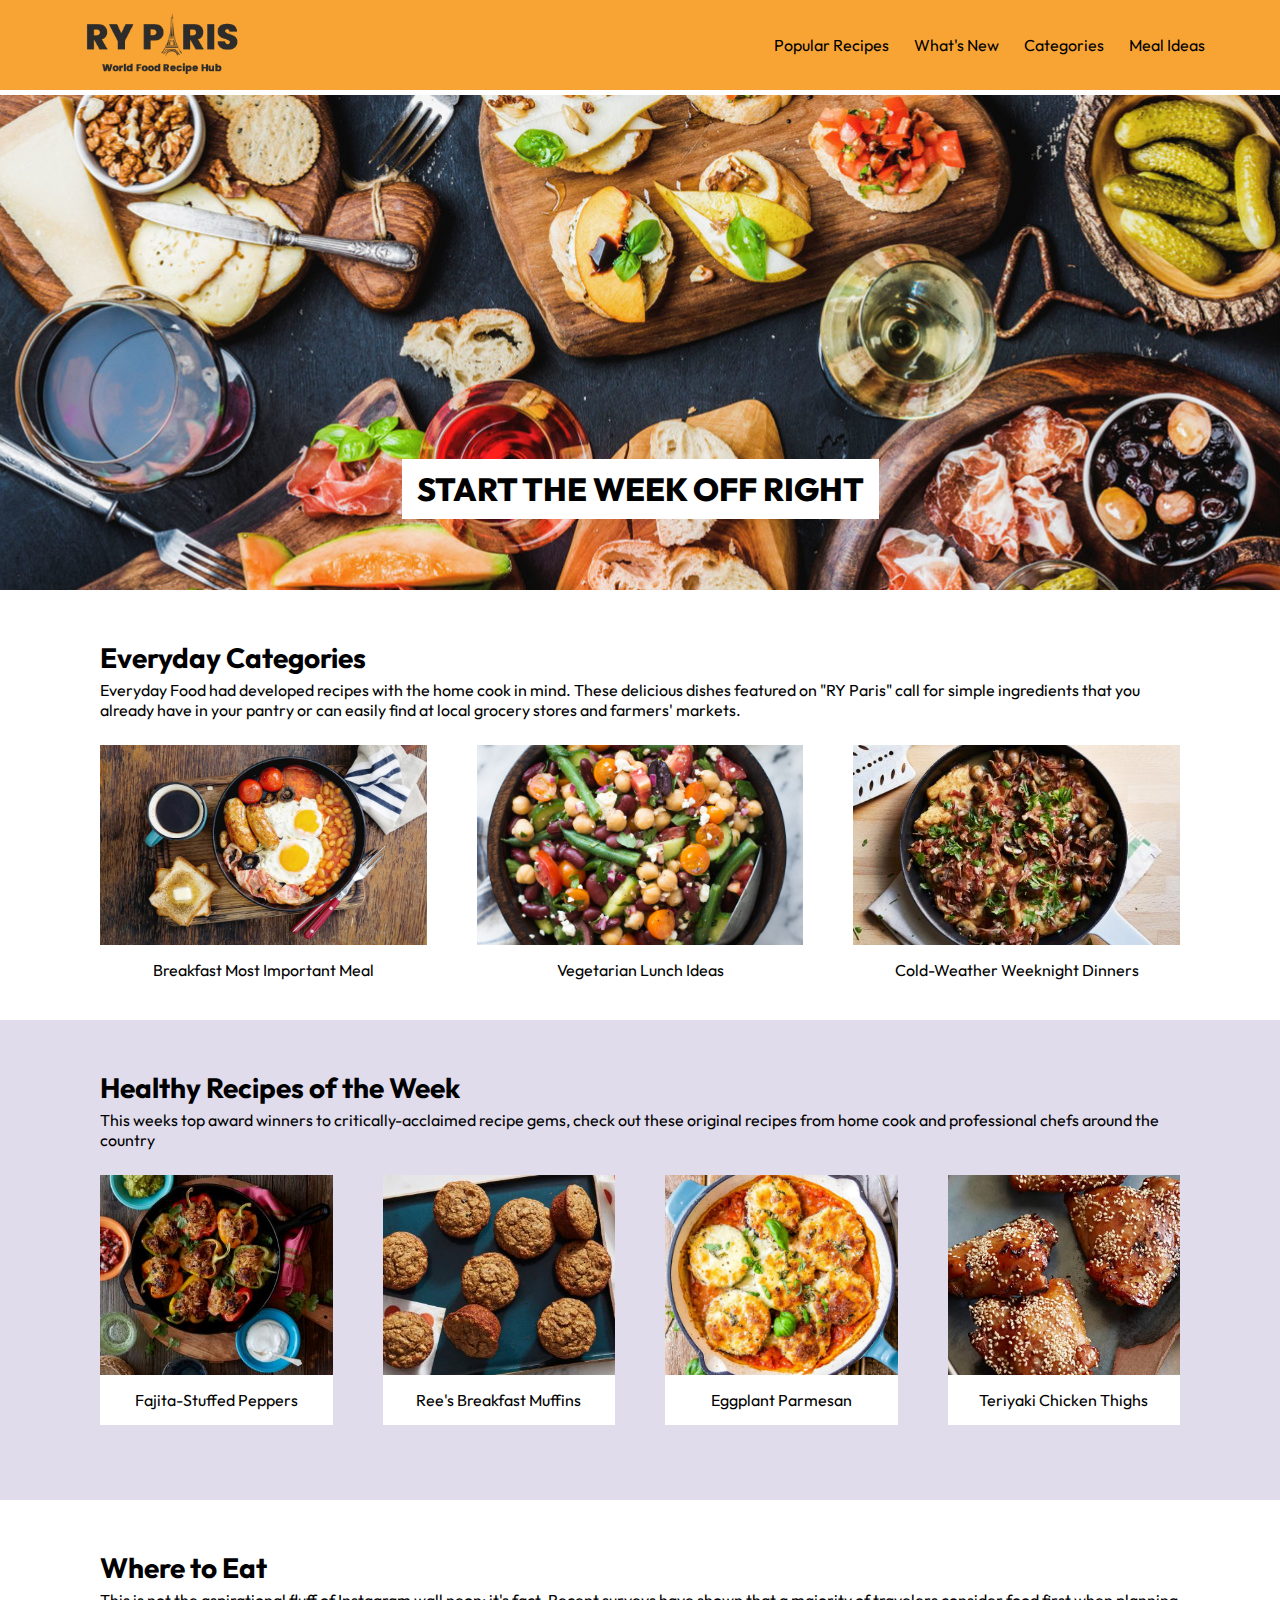
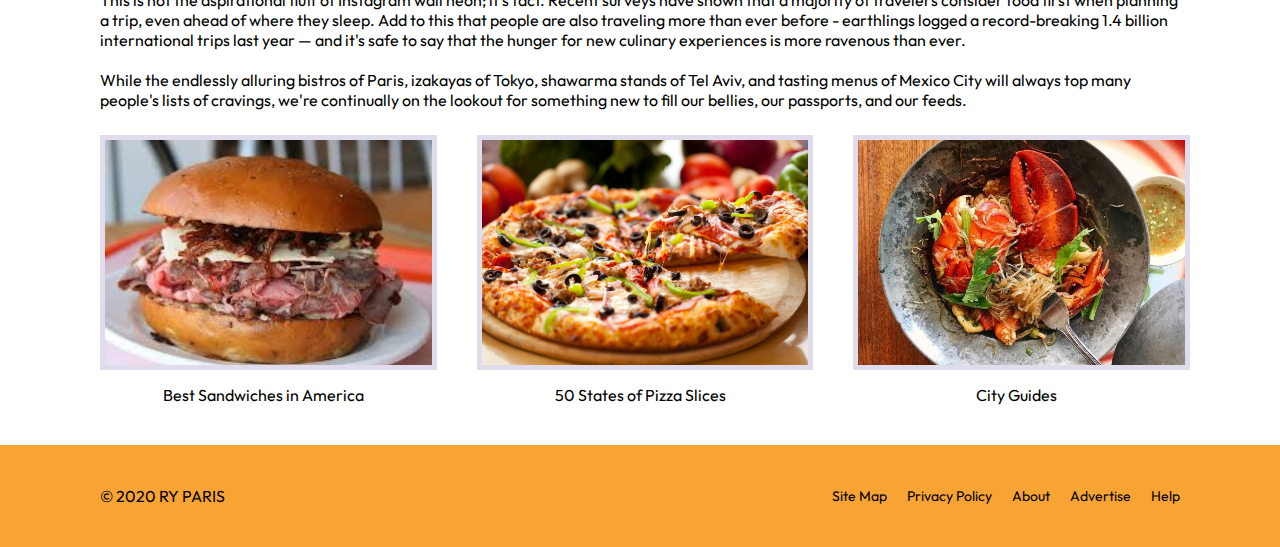
<file: index.html>
<!DOCTYPE html>
<html lang="en">
<head>
    <meta charset="UTF-8">
    <meta name="viewport" content="width=device-width, initial-scale=1.0">
    <title>Document</title>
    <link rel="stylesheet" href="css/style.css">
</head>
<body>
    <nav>
        <img src="images/ryparis-logo.png" alt="RY Paris Logo">
        <div>
            <a href="">Popular Recipes</a>
            <a href="">What's New</a>
            <a href="">Categories</a>
            <a href="">Meal Ideas</a>
        </div>
    </nav>
    <header>
        <h1>Start the week off right</h1>
    </header>
    <section>
        <h2>Everyday Categories</h2>
        <p>
        Everyday Food had developed recipes with the home cook in mind.
        These delicious dishes featured on "RY Paris" call for simple
        ingredients that you already have in your pantry or can easily
        find at local grocery stores and farmers' markets.
        </p>
         <div class="food-images">
            <a href="#" class="image-text">
                <img src="images/breakfast-ideas.jpg" alt="Breakfast Ideas">
                <p>Breakfast Most Important Meal</p>
            </a>
            <a href="#" class="image-text">
                <img src="images/vegetarian-ideas.jpg" alt="Vegetarian Lunch Ideas">
                <p>Vegetarian Lunch Ideas</p>
            </a>
            <a href="#" class="image-text">
                <img src="images/cold-weather-dinners.jpeg" alt="Cold Weather Dinners">
                <p>Cold-Weather Weeknight Dinners</p>
            </a>
            
         </div>
    </section>
    <section class="blue-bg">
        <h2>Healthy Recipes of the Week</h2>
        <p>
        This weeks top award winners to critically-acclaimed recipe gems,
        check out these original recipes from home cook and professional chefs around the country
        </p>
         <div class="food-images">
            <a href="#" class="image-text">
                <img src="images/fajita-peppers.jpeg" alt="Fajita-Stuffed Peppers">
                <p>Fajita-Stuffed Peppers</p>
            </a>
            <a href="#" class="image-text">
                <img src="images/muffins.jpeg" alt="Ree's Breakfast Muffins">
                <p>Ree's Breakfast Muffins</p>
            </a>
            <a href="#" class="image-text">
                <img src="images/eggplant-parmesan.jpg" alt="Eggplant Parmesan">
                <p>Eggplant Parmesan</p>
            </a>
            <a href="#" class="image-text">
                <img src="images/chicken-thighs.jpg" alt="Teriyaki Chicken Thighs">
                <p>Teriyaki Chicken Thighs</p>
            </a>
            
         </div>
    </section>
    <section>
        <h2>Where to Eat</h2>
        <p>
            This is not the aspirational fluff of Instagram wall neon; it's fact.
            Recent surveys have shown that a majority of travelers consider food
            first when planning a trip, even ahead of where they sleep.
            Add to this that people are also traveling more than ever before
            - earthlings logged a record-breaking 1.4 billion international trips last year
            — and it's safe to say that the hunger for new culinary experiences is more ravenous than ever.
            <br><br>
            While the endlessly alluring bistros of Paris, izakayas of Tokyo, shawarma stands of Tel Aviv,
             and tasting menus of Mexico City will always top many people's lists of cravings, we're continually
            on the lookout for something new to fill our bellies, our passports, and our feeds.
        </p>
         <div class="food-images blue-border">
            <a href="#" class="image-text">
                <img src="images/best-sandwich.jpg" alt="Best Sandwiches in America">
                <p>Best Sandwiches in America</p>
            </a>
            <a href="#" class="image-text">
                <img src="images/pizza.jpeg" alt="50 States of Pizza Slices">
                <p>50 States of Pizza Slices</p>
            </a>
            <a href="#" class="image-text">
                <img src="images/city-guide.jpg" alt="City Guides">
                <p>City Guides</p>
            </a>
            
         </div>
    </section>
    <footer>
        <p>&copy; 2020 RY PARIS</p>
        <div class="footer-links">
            <a href="#">Site Map</a>
            <a href="#">Privacy Policy</a>
            <a href="#">About</a>
            <a href="#">Advertise</a>
            <a href="#">Help</a>
        </div>
    </footer>
</body>
</html>
</file>
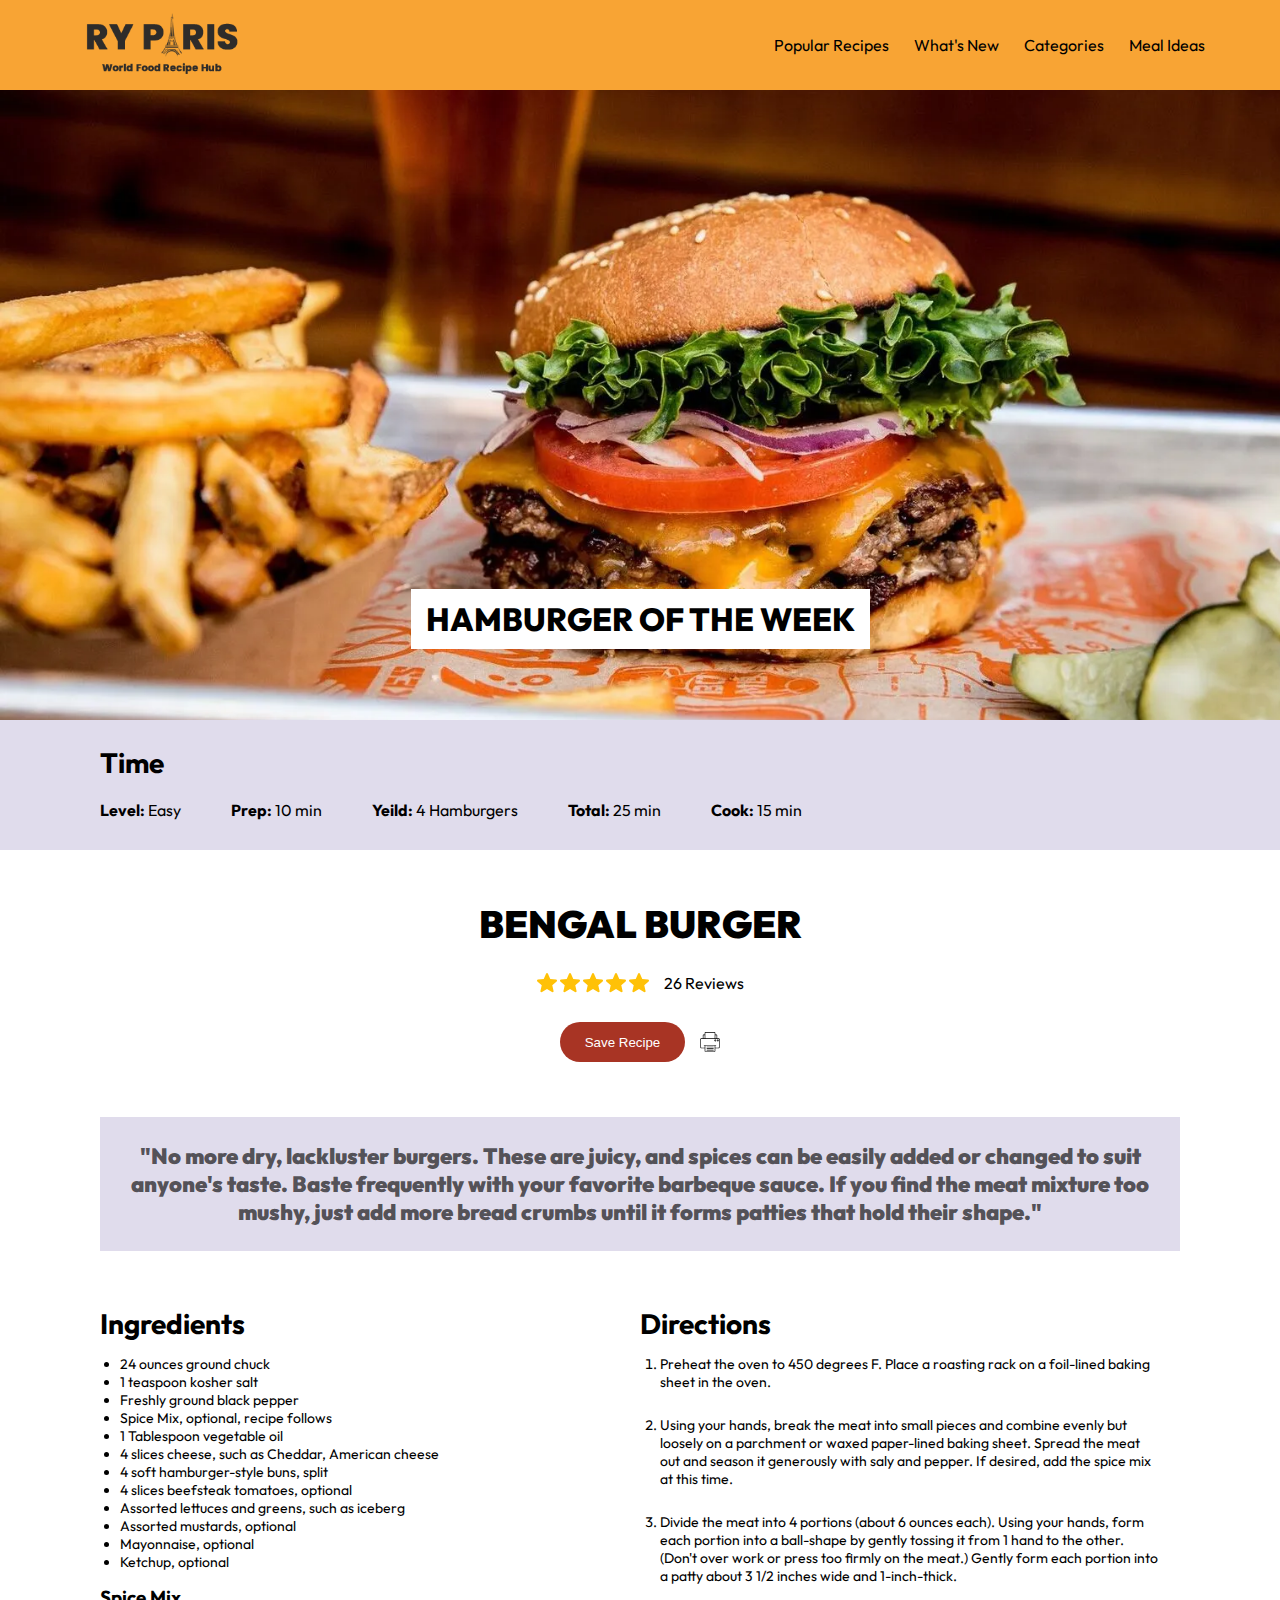
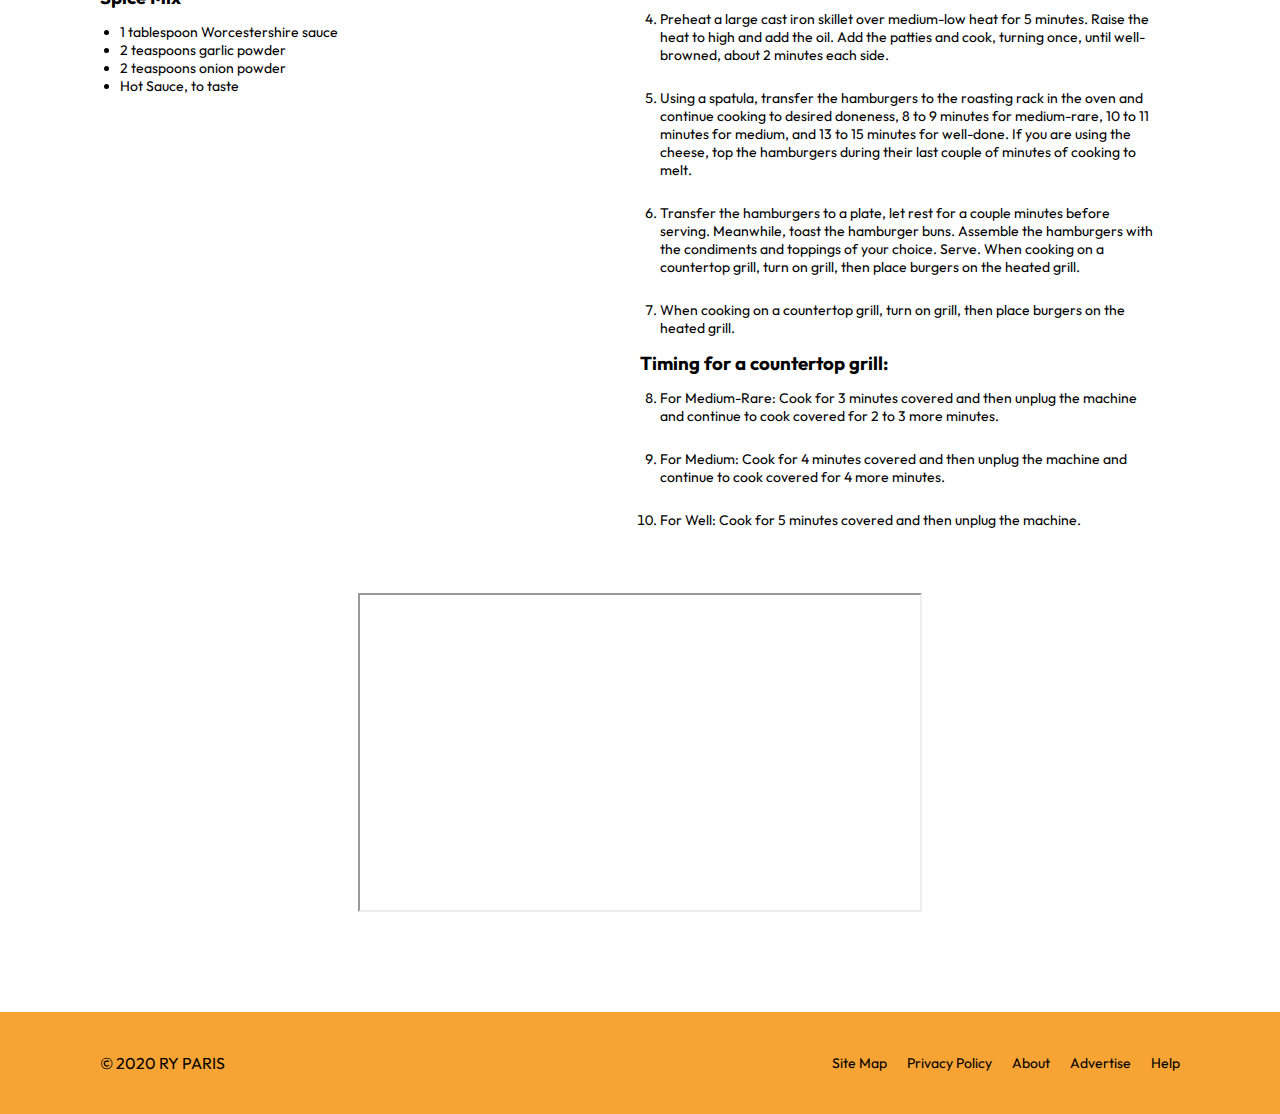
<file: recipe.html>
<!DOCTYPE html>
<html lang="en">
<head>
    <meta charset="UTF-8">
    <meta name="viewport" content="width=device-width, initial-scale=1.0">
    <title>Hamburger Of The Week</title>
    <link rel="stylesheet" href="css/style.css">
    <link rel="stylesheet" href="css/recipe.css">
</head>
<body>
    <nav>
        <img src="images/ryparis-logo.png" alt="logo">
        <div>
            <a href="">Popular Recipes</a>
            <a href="">What's New</a>
            <a href="">Categories</a>
            <a href="">Meal Ideas</a>
        </div>
    </nav>
    <header>
        <h1>Hamburger Of The Week</h1>
    </header>
    <section class="recipe blue-bg">
        <div class="time">
            <h2>Time</h2>
            <div class="time-info">
                <p><span>Level:</span> Easy</p>
                <p><span>Prep:</span> 10 min</p>
                <p><span>Yeild:</span> 4 Hamburgers</p>
                <p><span>Total:</span> 25 min</p>
                <p><span>Cook:</span> 15 min</p>
            </div>
        </div>
    </section>
    <section class="recipe">
        <div class="recipe-header">
            <h2>BENGAL BURGER</h2>
            <div class="reviews">
                <div class="stars">
                    <img src="images/star.svg" width="20" alt="star">
                    <img src="images/star.svg" width="20" alt="star">
                    <img src="images/star.svg" width="20" alt="star">
                    <img src="images/star.svg" width="20" alt="star">
                    <img src="images/star.svg" width="20" alt="star">
                </div>
                26 Reviews
            </div>
            <div class="save">
                <button>Save Recipe</button>
                <img src="images/print.svg" height="20" alt="print">
            </div>
        </div>
        <div class="quote">
            <p>
                "No more dry, lackluster burgers. These are juicy, and spices can be
                easily added or changed to suit anyone's taste. Baste frequently with your favorite barbeque sauce.
                If you find the meat mixture too mushy, just add more bread crumbs until it forms patties that hold their shape."
            </p>
        </div>
        <div class="instructions">
            <div>
                <h2>Ingredients</h2>
                <ul>
                    <li>24 ounces ground chuck</li>
                    <li>1 teaspoon kosher salt</li>
                    <li>Freshly ground black pepper</li>
                    <li>Spice Mix, optional, recipe follows</li>
                    <li>1 Tablespoon vegetable oil</li>
                    <li>4 slices cheese, such as Cheddar, American cheese</li>
                    <li>4 soft hamburger-style buns, split</li>
                    <li>4 slices beefsteak tomatoes, optional</li>
                    <li>Assorted lettuces and greens, such as iceberg</li>
                    <li>Assorted mustards, optional</li>
                    <li>Mayonnaise, optional</li>
                    <li>Ketchup, optional</li>
                </ul>
                
                <h3>Spice Mix</h3>
                <ul>
                    <li>1 tablespoon Worcestershire sauce</li>
                    <li>2 teaspoons garlic powder</li>
                    <li>2 teaspoons onion powder</li>
                    <li>Hot Sauce, to taste</li>
                </ul>
                
            </div>
            <div>
                <h2>Directions</h2>
                <ol>
                    <li>Preheat the oven to 450 degrees F. Place a roasting rack on a foil-lined baking sheet in the oven.</li>
                    <li>Using your hands, break the meat into small pieces and combine evenly but loosely on a parchment or waxed paper-lined
                        baking sheet. Spread the meat out and season it generously with saly and pepper. If desired, add the spice mix at this time.
                    </li>
                    <li>
                        Divide the meat into 4 portions (about 6 ounces each). Using your hands, form each portion into a ball-shape by gently tossing
                        it from 1 hand to the other. (Don't over work or press too firmly on the meat.) Gently form each portion into a patty about
                        3 1/2 inches wide and 1-inch-thick.
                    </li>
                    <li>Preheat a large cast iron skillet over medium-low heat for 5 minutes. Raise the heat to high and add the oil.
                         Add the patties and cook, turning once, until well-browned, about 2 minutes each side.
                    </li>
                    <li>
                        Using a spatula, transfer the hamburgers to the roasting rack in the oven and continue
                        cooking to desired doneness, 8 to 9 minutes for medium-rare, 10 to 11 minutes for medium,
                        and 13 to 15 minutes for well-done. If you are using the cheese, top the hamburgers during
                        their last couple of minutes of cooking to melt.
                    </li>
                    <li>
                        Transfer the hamburgers to a plate, let rest for a couple minutes before serving. Meanwhile, toast the hamburger buns.
                        Assemble the hamburgers with the condiments and toppings of your choice. Serve.
                        When cooking on a countertop grill, turn on grill, then place burgers on the heated grill.
                    </li>
                    <li>
                        When cooking on a countertop grill, turn on grill, then place burgers on the heated grill.
                    </li>
                </ol>
                <h3>Timing for a countertop grill:</h3>
                <ol start="8">
                    <li>
                        For Medium-Rare: Cook for 3 minutes covered and then unplug the machine and continue to cook covered for 2 to 3 more minutes.
                    </li>
                    <li>
                        For Medium: Cook for 4 minutes covered and then unplug the machine and continue to cook covered for 4 more minutes.
                    </li>
                    <li>
                        For Well: Cook for 5 minutes covered and then unplug the machine.
                    </li>
                </ol>
            </div>
        </div>
    </section>
    <div class="video">
        <iframe width="560" height="315" src="https://www.youtube.com/embed/iM_KMYulI_s?si=A_oO_1z-P8N98OTK" title="YouTube video player" allow="accelerometer; autoplay; clipboard-write; encrypted-media; gyroscope; picture-in-picture; web-share" referrerpolicy="strict-origin-when-cross-origin" allowfullscreen></iframe>
    </div>
    <footer>
        <p>&copy; 2020 RY PARIS</p>
        <div class="footer-links">
            <a href="#">Site Map</a>
            <a href="#">Privacy Policy</a>
            <a href="#">About</a>
            <a href="#">Advertise</a>
            <a href="#">Help</a>
        </div>
    </footer>
</body>
</html>
</file>
<file: css/style.css>
@import url('https://fonts.googleapis.com/css2?family=Outfit:wght@100..900&display=swap');

:root {
    --yellow: #f8a434;
    --black: #000;
    --blue: #e0dcec;
    --white: #fff;
    --red: #a83424;
}
html, body {
    margin: 0;
    font-family: "Outfit", sans-serif;
}
nav {
    display: flex;
    justify-content: space-between;
    align-items: center;
    height: 70px;
    background-color: var(--yellow);
    padding: 10px 75px;
    flex-wrap: wrap;
}
nav img {
    height: 100%;
}
nav a {
    text-decoration: none;
    color: var(--black);
}
nav div{
    display: flex;
    gap: 25px;
}

header {
    background-image: url("../images/hero-image.jpg");
    height: 55vh;
    padding: 50px 0px;
    box-sizing: border-box;
    display: flex;
    justify-content: center;
    align-items: end;
    background-size: cover;
    background-position: top;
    margin-top: 5px;
    background-attachment: fixed;
}
header h1{
    background-color: white;
    padding: 10px 15px;
    text-transform: uppercase;
    font-size: 32px;
    font-weight: 800;
}

section {
    padding: 50px 100px 0px 100px;
}
section h2 {
    font-size: 28px;
    margin: 0px;
}
section p {
    margin: 5px 0px;
}
.image-text {
    display: flex;
    flex-direction: column;
    flex: 1;
    background-color: var(--white);
    text-decoration: none;
    color: var(--black);
    min-width: 150px;
}
.image-text img {
    height: 200px;
    width: 100%;
    object-fit: cover;
}
.image-text p {
    padding: 10px
}
.food-images {
    margin: 25px 0px;
    display: flex;
    flex-wrap: wrap;
    gap: 25px 50px;
    text-align: center;
}
.blue-bg {
    background-color: var(--blue);
    padding: 50px 100px;
}
.blue-border img{
    height: 225px;
    border: 5px solid var(--blue);
}

footer{
    padding: 25px 100px;
    background-color: var(--yellow);
    display: flex;
    align-items: center;
    justify-content: space-between;
}
footer .footer-links{
    display: flex;
    gap: 20px;
}
footer a {
    color: var(--black);
    text-decoration: none;
    font-size: 14px;
}

@media screen and (max-width: 768px) {
    section, .blue-bg {
        padding: 50px 25px;
    }
    nav {
        padding: 10px 25px;
        height: auto;
        justify-content: center;
        gap: 15px
    }
    nav img {
        height: 50px;
    }
    .food-images {
        gap: 25px;
    }
    footer {
        padding: 50px 25px;
        align-items: start;
    }
    footer p {
        margin: 0;
    }
    .footer-links {
        flex-direction: column;
    }
  }
</file>
<file: css/recipe.css>
header {
    background-image: url("../images/hamburger-week.jpg");
    background-size:cover;
    background-position: 0px 40%;
    height: 70vh;
    margin: 0px;
}
.recipe-header h2 {
    font-size: 38px;
    font-weight: 900;
}
.recipe.blue-bg {
    padding: 25px 100px;
    margin: 0;
}
.time {
    text-align: left;
}
.time .time-info {
    margin-top: 15px;
    display: flex;
    flex-wrap: wrap;
    max-width: none;
    gap: 0px 50px;
}
.time p {
    min-width: 0px;
}
.time span {
    font-weight: 700;
}

.recipe {
    text-align: center;
    justify-content: center;
    display: flex;
    flex-direction: column;
    gap: 50px;
    margin-bottom: 50px;
}
.reviews {
    margin: 25px;
    display: flex; 
    justify-content: center;
    align-items: start;
    gap: 15px;
}

.save {
    display: flex;
    align-items: center;
    justify-content: center;
    gap: 15px;
}
.save button {
    width: 125px;
    height: 40px;
    border-radius: 50px;
    border: none;
    color: white;
    background-color: var(--red);
    cursor: pointer;
}
.quote p {
    font-size: 22px;
    color: rgba(0,0,0,0.65);
    font-weight: 900;
    padding: 25px;
    background-color: var(--blue);
}
.instructions{
    display: flex;
}
.instructions div {
    display: flex;
    flex-direction: column;
    flex: 1;
    text-align: left;
}
ul, ol{
    padding: 0px 20px;
    font-size: 14px;
}
ol {
    display: flex;
    flex-direction: column;
    gap: 25px;
}
h3 {
    padding: 0px;
    margin: 0px;
}

.video {
    display: flex;
    justify-content: center;
    padding: 0px;
    margin-bottom: 100px;
}
</file>
